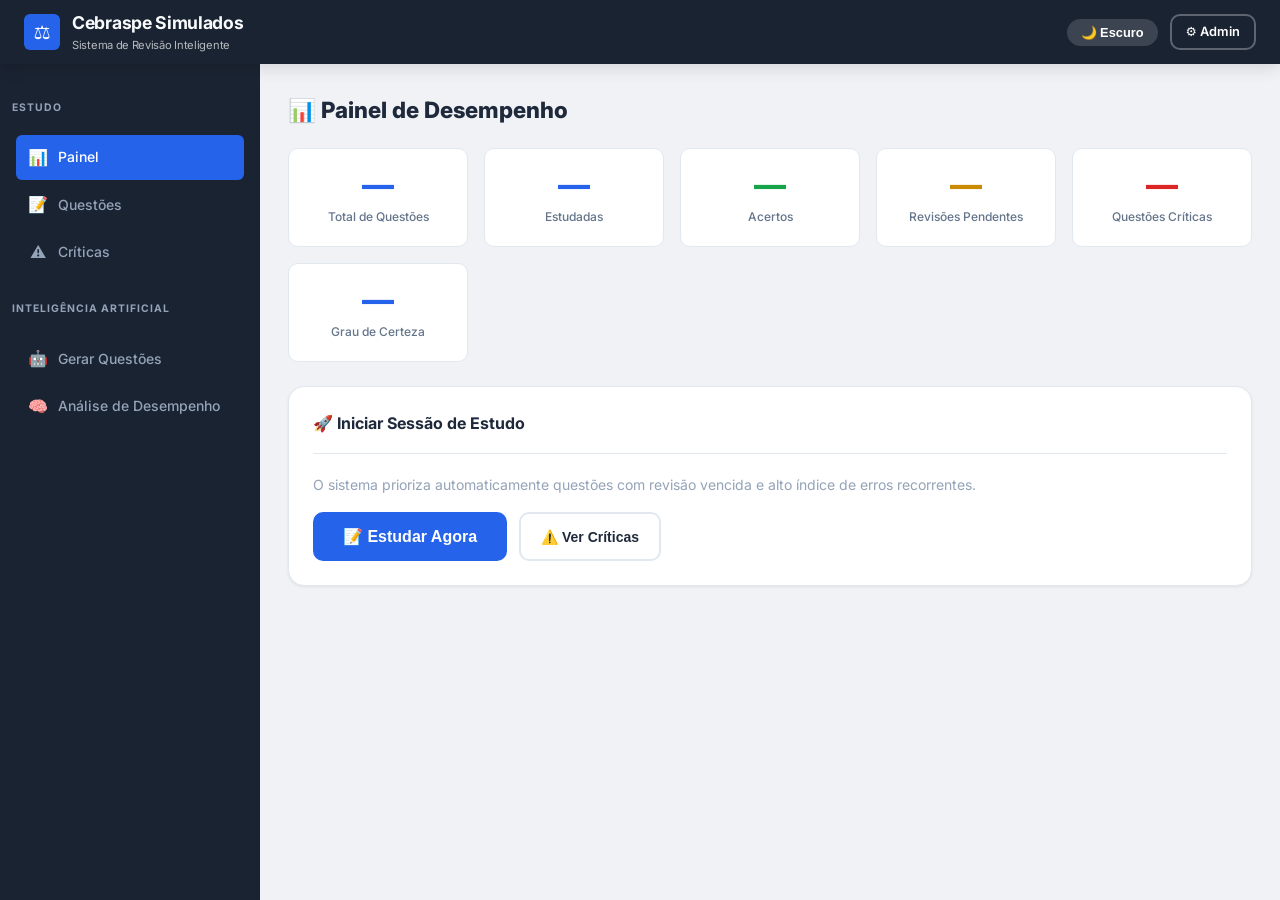
<file: src/main/resources/static/index.html>
<!DOCTYPE html>
<html lang="pt-BR" data-theme="light">

<head>
    <meta charset="UTF-8" />
    <meta name="viewport" content="width=device-width, initial-scale=1.0" />
    <title>Simulados Cebraspe — Estudo</title>
    <link rel="stylesheet" href="style.css" />
    <link rel="preconnect" href="https://fonts.googleapis.com" />
    <link href="https://fonts.googleapis.com/css2?family=Inter:wght@400;500;600;700;800&display=swap"
        rel="stylesheet" />
</head>

<body>
    <div class="app-layout">

        <!-- HEADER -->
        <header class="app-header">
            <div class="header-brand">
                <div class="logo">⚖️</div>
                <div>
                    <div>Cebraspe Simulados</div>
                    <div style="font-size:.7rem;font-weight:400;opacity:.7">Sistema de Revisão Inteligente</div>
                </div>
            </div>
            <div class="header-actions">
                <button class="theme-toggle" id="themeToggle">🌙 Escuro</button>
                <a href="admin.html" class="btn btn-outline btn-sm"
                    style="color:#fff;border-color:rgba(255,255,255,.3)">⚙️ Admin</a>
            </div>
        </header>

        <!-- SIDEBAR -->
        <nav class="sidebar">
            <div class="sidebar-label">Estudo</div>
            <div class="sidebar-section">
                <a class="nav-item active" data-section="painel" onclick="showSection('painel')">
                    <span class="icon">📊</span> Painel
                </a>
                <a class="nav-item" data-section="questoes" onclick="showSection('questoes')">
                    <span class="icon">📝</span> Questões
                </a>
                <a class="nav-item" data-section="criticas" onclick="showSection('criticas')">
                    <span class="icon">⚠️</span> Críticas
                    <span id="badge-criticas" class="badge badge-critico" style="margin-left:auto;display:none"></span>
                </a>
            </div>
            <div class="sidebar-label">Inteligência Artificial</div>
            <div class="sidebar-section">
                <a class="nav-item" data-section="ia-gerar" onclick="showSection('ia-gerar')">
                    <span class="icon">🤖</span> Gerar Questões
                </a>
                <a class="nav-item" data-section="ia-analise" onclick="showSection('ia-analise')">
                    <span class="icon">🧠</span> Análise de Desempenho
                </a>
            </div>
        </nav>

        <!-- MAIN -->
        <main class="main-content">

            <!-- ======== PAINEL ======== -->
            <section id="sec-painel" class="section active">
                <h2 style="font-size:1.4rem;font-weight:800;margin-bottom:20px">
                    📊 Painel de Desempenho
                </h2>
                <div class="stats-grid" id="statsGrid">
                    <div class="stat-card loading">
                        <div class="stat-value">—</div>
                        <div class="stat-label">Total de Questões</div>
                    </div>
                    <div class="stat-card loading">
                        <div class="stat-value">—</div>
                        <div class="stat-label">Estudadas</div>
                    </div>
                    <div class="stat-card loading success">
                        <div class="stat-value">—</div>
                        <div class="stat-label">Acertos</div>
                    </div>
                    <div class="stat-card loading warn">
                        <div class="stat-value">—</div>
                        <div class="stat-label">Revisões Pendentes</div>
                    </div>
                    <div class="stat-card loading danger">
                        <div class="stat-value">—</div>
                        <div class="stat-label">Questões Críticas</div>
                    </div>
                    <div class="stat-card loading">
                        <div class="stat-value">—</div>
                        <div class="stat-label">Grau de Certeza</div>
                    </div>
                </div>

                <div class="card">
                    <div class="card-header">
                        <span class="card-title">🚀 Iniciar Sessão de Estudo</span>
                    </div>
                    <p class="text-sm text-muted" style="margin-bottom:16px">
                        O sistema prioriza automaticamente questões com revisão vencida
                        e alto índice de erros recorrentes.
                    </p>
                    <div style="display:flex;gap:12px;flex-wrap:wrap">
                        <button class="btn btn-primary btn-lg" onclick="showSection('questoes')">
                            📝 Estudar Agora
                        </button>
                        <button class="btn btn-outline" onclick="showSection('criticas')">
                            ⚠️ Ver Críticas
                        </button>
                    </div>
                </div>
            </section>

            <!-- ======== QUESTÕES ======== -->
            <section id="sec-questoes" class="section">
                <h2 style="font-size:1.4rem;font-weight:800;margin-bottom:20px">
                    📝 Questões de Revisão
                </h2>

                <!-- Filtros + Toggle de modo -->
                <div class="filtros-bar" style="flex-direction:column;align-items:stretch;gap:12px">

                    <!-- Linha 1: assunto + tópico + limite -->
                    <div style="display:flex;gap:10px;flex-wrap:wrap;align-items:center">
                        <div style="display:flex;flex-direction:column;gap:4px;min-width:160px">
                            <label class="text-xs text-muted" style="font-weight:600">📚 Assunto</label>
                            <select id="filtroAssunto" class="input-field" onchange="onAssuntoChange()">
                                <option value="">Todos os assuntos</option>
                            </select>
                        </div>

                        <div style="display:flex;flex-direction:column;gap:4px;min-width:200px">
                            <label class="text-xs text-muted" style="font-weight:600">📌 Tópico</label>
                            <select id="filtroTopico" class="input-field" onchange="carregarQuestoes()">
                                <option value="">Todos os tópicos</option>
                            </select>
                        </div>

                        <div style="display:flex;flex-direction:column;gap:4px;min-width:80px">
                            <label class="text-xs text-muted" style="font-weight:600">Limite</label>
                            <select id="filtroLimite" class="input-field" onchange="carregarQuestoes()">
                                <option value="5">5</option>
                                <option value="10" selected>10</option>
                                <option value="20">20</option>
                                <option value="50">50</option>
                            </select>
                        </div>

                        <!-- Toggle de modo (Card / Lista) -->
                        <div style="display:flex;flex-direction:column;gap:4px;margin-left:auto">
                            <label class="text-xs text-muted" style="font-weight:600">Visualização</label>
                            <div style="display:flex;gap:4px;background:var(--bg-primary);
                  border-radius:var(--radius-md);padding:4px;
                  border:1px solid var(--border)">
                                <button id="btnModoCard" class="btn btn-ghost btn-sm active"
                                    onclick="aplicarModoVisualizacao('card')" title="Card único">
                                    🃏 Card
                                </button>
                                <button id="btnModoLista" class="btn btn-ghost btn-sm"
                                    onclick="aplicarModoVisualizacao('lista')" title="Lista completa">
                                    📋 Lista
                                </button>
                            </div>
                        </div>

                        <button class="btn btn-outline btn-sm" style="margin-top:18px" onclick="carregarQuestoes()"
                            title="Atualizar">
                            🔄
                        </button>
                    </div>

                    <!-- Linha 2: checkboxes de filtro rápido -->
                    <div style="display:flex;gap:20px;flex-wrap:wrap;align-items:center;
              padding-top:10px;border-top:1px solid var(--border)">

                        <label class="filtro-check-label">
                            <input type="checkbox" id="filtroVencidas" onchange="carregarQuestoes()" />
                            <span>⏰ Apenas revisões vencidas</span>
                        </label>

                        <label class="filtro-check-label">
                            <input type="checkbox" id="filtroBanco" onchange="carregarQuestoes()"
                                title="Busca no banco apenas questões sem tentativa" />
                            <span>🆕 Nunca respondidas (banco)</span>
                        </label>

                        <label class="filtro-check-label">
                            <input type="checkbox" id="filtroNaoRespondidos" onchange="onFiltroNaoRespondidosChange()"
                                title="Oculta questões já respondidas nesta rodada" />
                            <span>🎯 Não respondidas na rodada</span>
                        </label>
                    </div>

                    <!-- Linha 3: barra de progresso da rodada -->
                    <div id="contadorRodada" style="display:none;align-items:center;gap:12px;flex-wrap:wrap;
              padding-top:10px;border-top:1px solid var(--border)">
                        <!-- preenchido por atualizarContadorRodada() -->
                    </div>

                </div>

                <div id="questoesContainer">
                    <p class="text-muted" style="text-align:center;padding:40px">
                        Carregando questões...
                    </p>
                </div>
            </section>

            <!-- ======== CRÍTICAS ======== -->
            <section id="sec-criticas" class="section">
                <h2 style="font-size:1.4rem;font-weight:800;margin-bottom:20px">
                    ⚠️ Questões Críticas
                    <span class="badge badge-critico" style="vertical-align:middle;font-size:.8rem">
                        Alta recorrência de erros
                    </span>
                </h2>
                <p class="text-sm text-muted" style="margin-bottom:16px">
                    Questões com 2 ou mais erros recorrentes. Revise com atenção especial.
                </p>
                <div id="criticasContainer">
                    <p class="text-muted" style="text-align:center;padding:40px">Carregando...</p>
                </div>
            </section>

            <!-- ======== IA: GERAR ======== -->
            <section id="sec-ia-gerar" class="section">
                <h2 style="font-size:1.4rem;font-weight:800;margin-bottom:20px">
                    🤖 Gerar Questões com IA
                </h2>
                <div class="card">
                    <div class="card-header">
                        <span class="card-title">🧬 Gerador RAG</span>
                        <span class="badge badge-ia">Ollama + LLaMA</span>
                    </div>
                    <p class="text-sm text-muted" style="margin-bottom:16px">
                        A IA usa as questões do banco como contexto (RAG) para gerar
                        novas questões no estilo CEBRASPE.
                    </p>
                    <div style="display:grid;gap:12px;max-width:400px">
                        <div>
                            <label class="text-sm text-bold">Assunto</label>
                            <select id="iaAssunto" class="input-field" style="width:100%;margin-top:6px">
                                <option value="Direito Administrativo">Direito Administrativo</option>
                                <option value="Direito Constitucional">Direito Constitucional</option>
                                <option value="Direito Penal">Direito Penal</option>
                                <option value="Administração Pública">Administração Pública</option>
                            </select>
                        </div>
                        <div>
                            <label class="text-sm text-bold">Quantidade</label>
                            <input type="number" id="iaQtd" class="input-field" style="width:100%;margin-top:6px"
                                value="3" min="1" max="10" />
                        </div>
                        <button class="btn btn-primary" id="btnGerarIa" onclick="gerarQuestoesIa()">
                            🤖 Gerar com IA
                        </button>
                    </div>
                    <div id="iaResultado" style="display:none;margin-top:20px">
                        <div class="divider"></div>
                        <div class="card-title" style="margin-bottom:12px">Resultado:</div>
                        <pre id="iaTextoResultado" style="white-space:pre-wrap;font-family:var(--font);font-size:.875rem;
                      line-height:1.7;color:var(--text-primary)"></pre>
                    </div>
                </div>
            </section>

            <!-- ======== IA: ANÁLISE ======== -->
            <section id="sec-ia-analise" class="section">
                <h2 style="font-size:1.4rem;font-weight:800;margin-bottom:20px">
                    🧠 Análise de Desempenho com IA
                </h2>
                <div class="card">
                    <div class="card-header">
                        <span class="card-title">📈 Relatório Personalizado</span>
                    </div>
                    <div style="display:grid;gap:12px;max-width:400px;margin-bottom:16px">
                        <div>
                            <label class="text-sm text-bold">Assunto mais difícil</label>
                            <input type="text" id="assuntoFraco" class="input-field" style="width:100%;margin-top:6px"
                                placeholder="Ex: Direito Administrativo" />
                        </div>
                        <button class="btn btn-primary" onclick="analisarDesempenho()">
                            🔍 Analisar Desempenho
                        </button>
                    </div>
                    <div id="analiseResultado" style="display:none">
                        <div class="divider"></div>
                        <pre id="analiseTexto" style="white-space:pre-wrap;font-family:var(--font);font-size:.875rem;
                      line-height:1.7;color:var(--text-primary)"></pre>
                    </div>
                </div>
            </section>

        </main>
    </div>

    <!-- Toast -->
    <div class="toast-container" id="toastContainer"></div>

    <script src="app.js"></script>
</body>

</html>
</file>
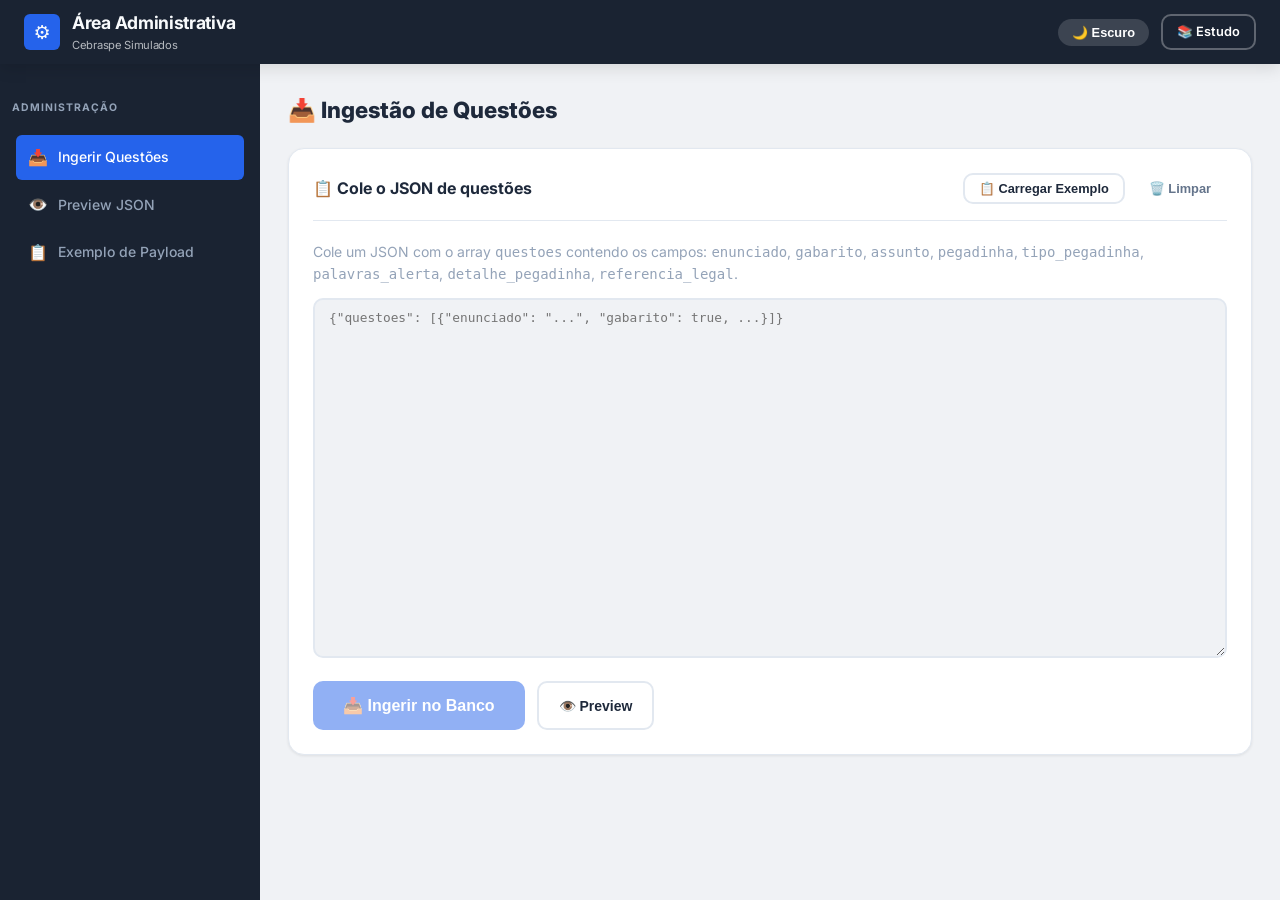
<file: src/main/resources/static/admin.html>
<!DOCTYPE html>
<html lang="pt-BR" data-theme="light">

<head>
    <meta charset="UTF-8" />
    <meta name="viewport" content="width=device-width, initial-scale=1.0" />
    <title>Admin — Cebraspe Simulados</title>
    <link rel="stylesheet" href="style.css" />
    <link href="https://fonts.googleapis.com/css2?family=Inter:wght@400;500;600;700;800&display=swap"
        rel="stylesheet" />
</head>

<body>
    <div class="app-layout">

        <header class="app-header">
            <div class="header-brand">
                <div class="logo">⚙️</div>
                <div>
                    <div>Área Administrativa</div>
                    <div style="font-size:.7rem;font-weight:400;opacity:.7">Cebraspe Simulados</div>
                </div>
            </div>
            <div class="header-actions">
                <button class="theme-toggle" id="themeToggle">🌙 Escuro</button>
                <a href="index.html" class="btn btn-outline btn-sm"
                    style="color:#fff;border-color:rgba(255,255,255,.3)">📚 Estudo</a>
            </div>
        </header>

        <nav class="sidebar">
            <div class="sidebar-label">Administração</div>
            <div class="sidebar-section">
                <a class="nav-item active" data-section="ingestao" onclick="adminShowSection('ingestao')">
                    <span class="icon">📥</span> Ingerir Questões
                </a>
                <a class="nav-item" data-section="preview" onclick="adminShowSection('preview')">
                    <span class="icon">👁️</span> Preview JSON
                </a>
                <a class="nav-item" data-section="exemplo" onclick="adminShowSection('exemplo')">
                    <span class="icon">📋</span> Exemplo de Payload
                </a>
            </div>
        </nav>

        <main class="main-content">

            <!-- ======== INGESTÃO ======== -->
            <section id="sec-ingestao" class="section active">
                <h2 style="font-size:1.4rem;font-weight:800;margin-bottom:20px">
                    📥 Ingestão de Questões
                </h2>

                <div class="card">
                    <div class="card-header">
                        <span class="card-title">📋 Cole o JSON de questões</span>
                        <div style="display:flex;gap:8px">
                            <button class="btn btn-outline btn-sm" onclick="carregarExemplo()">
                                📋 Carregar Exemplo
                            </button>
                            <button class="btn btn-ghost btn-sm" onclick="limparJson()">
                                🗑️ Limpar
                            </button>
                        </div>
                    </div>

                    <p class="text-sm text-muted" style="margin-bottom:12px">
                        Cole um JSON com o array <code>questoes</code> contendo os campos:
                        <code>enunciado</code>, <code>gabarito</code>, <code>assunto</code>,
                        <code>pegadinha</code>, <code>tipo_pegadinha</code>,
                        <code>palavras_alerta</code>, <code>detalhe_pegadinha</code>,
                        <code>referencia_legal</code>.
                    </p>

                    <textarea id="jsonInput" class="input-field" style="width:100%;min-height:360px;font-family:monospace;font-size:.8rem;
                 resize:vertical;line-height:1.5"
                        placeholder='{"questoes": [{"enunciado": "...", "gabarito": true, ...}]}'
                        oninput="validarJson()"></textarea>

                    <div id="jsonValidacao" style="margin-top:8px;font-size:.8rem"></div>

                    <div style="display:flex;gap:12px;margin-top:16px;flex-wrap:wrap">
                        <button class="btn btn-primary btn-lg" id="btnIngerir" onclick="ingerirQuestoes()" disabled>
                            📥 Ingerir no Banco
                        </button>
                        <button class="btn btn-outline" onclick="adminShowSection('preview')">
                            👁️ Preview
                        </button>
                    </div>
                </div>

                <!-- Resultado -->
                <div id="resultadoIngestao" style="display:none;margin-top:20px">
                    <div class="card" id="cardResultado">
                    </div>
                </div>
            </section>

            <!-- ======== PREVIEW ======== -->
            <section id="sec-preview" class="section">
                <h2 style="font-size:1.4rem;font-weight:800;margin-bottom:20px">
                    👁️ Preview das Questões
                </h2>
                <div id="previewContainer">
                    <p class="text-muted" style="text-align:center;padding:40px">
                        Cole um JSON na aba "Ingerir Questões" para visualizar.
                    </p>
                </div>
            </section>

            <!-- ======== EXEMPLO ======== -->
            <section id="sec-exemplo" class="section">
                <h2 style="font-size:1.4rem;font-weight:800;margin-bottom:20px">
                    📋 Exemplo de Payload
                </h2>
                <div class="card">
                    <div class="card-header">
                        <span class="card-title">Estrutura do JSON de Ingestão</span>
                        <button class="btn btn-outline btn-sm" onclick="copiarExemplo()">
                            📋 Copiar
                        </button>
                    </div>
                    <pre id="exemploJson" style="background:var(--bg-primary);border-radius:var(--radius-md);
                    padding:16px;overflow-x:auto;font-size:.8rem;line-height:1.6;
                    color:var(--text-primary)"></pre>
                </div>
            </section>

        </main>
    </div>

    <div class="toast-container" id="toastContainer"></div>
    <script src="admin.js"></script>
</body>

</html>
</file>
<file: src/main/resources/static/style.css>
/* ================================================================
   CEBRASPE SIMULADOS — Design System
   Suporte a Tema Claro e Escuro
   ================================================================ */

:root {
    /* Paleta Base — Tema Claro */
    --bg-primary: #f0f2f5;
    --bg-card: #ffffff;
    --bg-sidebar: #1a2332;
    --bg-header: #1a2332;

    --text-primary: #1e293b;
    --text-secondary: #64748b;
    --text-inverse: #f8fafc;
    --text-muted: #94a3b8;

    --accent-blue: #2563eb;
    --accent-green: #16a34a;
    --accent-red: #dc2626;
    --accent-yellow: #ca8a04;
    --accent-purple: #7c3aed;
    --accent-orange: #ea580c;

    --border: #e2e8f0;
    --border-focus: #2563eb;
    --shadow-sm: 0 1px 3px rgba(0, 0, 0, .08);
    --shadow-md: 0 4px 16px rgba(0, 0, 0, .12);
    --shadow-lg: 0 8px 32px rgba(0, 0, 0, .16);

    --radius-sm: 6px;
    --radius-md: 10px;
    --radius-lg: 16px;
    --radius-xl: 24px;

    --transition: .2s ease;
    --font: 'Inter', system-ui, -apple-system, sans-serif;
}

[data-theme="dark"] {
    --bg-primary: #0f172a;
    --bg-card: #1e293b;
    --bg-sidebar: #0f172a;
    --bg-header: #0f172a;

    --text-primary: #f1f5f9;
    --text-secondary: #94a3b8;
    --text-inverse: #f8fafc;
    --text-muted: #64748b;

    --border: #334155;
    --shadow-sm: 0 1px 3px rgba(0, 0, 0, .3);
    --shadow-md: 0 4px 16px rgba(0, 0, 0, .4);
    --shadow-lg: 0 8px 32px rgba(0, 0, 0, .5);
}

/* Reset & Base */
*,
*::before,
*::after {
    box-sizing: border-box;
    margin: 0;
    padding: 0;
}

html {
    scroll-behavior: smooth;
}

body {
    font-family: var(--font);
    background: var(--bg-primary);
    color: var(--text-primary);
    min-height: 100vh;
    transition: background var(--transition), color var(--transition);
    line-height: 1.6;
}

/* Layout Principal */
.app-layout {
    display: grid;
    grid-template-columns: 260px 1fr;
    grid-template-rows: auto 1fr;
    min-height: 100vh;
}

/* Header */
.app-header {
    grid-column: 1 / -1;
    background: var(--bg-header);
    color: var(--text-inverse);
    padding: 0 24px;
    height: 64px;
    display: flex;
    align-items: center;
    justify-content: space-between;
    box-shadow: var(--shadow-md);
    position: sticky;
    top: 0;
    z-index: 100;
}

.header-brand {
    display: flex;
    align-items: center;
    gap: 12px;
    font-weight: 700;
    font-size: 1.1rem;
    letter-spacing: -.3px;
}

.header-brand .logo {
    width: 36px;
    height: 36px;
    background: var(--accent-blue);
    border-radius: var(--radius-sm);
    display: flex;
    align-items: center;
    justify-content: center;
    font-size: 1.2rem;
}

.header-actions {
    display: flex;
    align-items: center;
    gap: 12px;
}

/* Sidebar */
.sidebar {
    background: var(--bg-sidebar);
    padding: 20px 0;
    overflow-y: auto;
    position: sticky;
    top: 64px;
    height: calc(100vh - 64px);
}

.sidebar-section {
    padding: 8px 16px;
    margin-bottom: 4px;
}

.sidebar-label {
    font-size: .65rem;
    font-weight: 700;
    text-transform: uppercase;
    letter-spacing: 1px;
    color: var(--text-muted);
    padding: 0 12px;
    margin: 16px 0 8px;
}

.nav-item {
    display: flex;
    align-items: center;
    gap: 10px;
    padding: 10px 12px;
    border-radius: var(--radius-sm);
    cursor: pointer;
    color: #94a3b8;
    font-size: .875rem;
    font-weight: 500;
    transition: all var(--transition);
    text-decoration: none;
    margin: 2px 0;
}

.nav-item:hover {
    background: rgba(255, 255, 255, .08);
    color: #fff;
}

.nav-item.active {
    background: var(--accent-blue);
    color: #fff;
}

.nav-item .icon {
    font-size: 1rem;
    width: 20px;
    text-align: center;
}

/* Main Content */
.main-content {
    padding: 28px;
    overflow-y: auto;
}

/* Cards */
.card {
    background: var(--bg-card);
    border-radius: var(--radius-lg);
    padding: 24px;
    box-shadow: var(--shadow-sm);
    border: 1px solid var(--border);
    transition: box-shadow var(--transition);
}

.card:hover {
    box-shadow: var(--shadow-md);
}

.card-header {
    display: flex;
    align-items: center;
    justify-content: space-between;
    margin-bottom: 20px;
    padding-bottom: 16px;
    border-bottom: 1px solid var(--border);
}

.card-title {
    font-size: 1rem;
    font-weight: 700;
    color: var(--text-primary);
    display: flex;
    align-items: center;
    gap: 8px;
}

/* Stats Grid */
.stats-grid {
    display: grid;
    grid-template-columns: repeat(auto-fit, minmax(160px, 1fr));
    gap: 16px;
    margin-bottom: 24px;
}

.stat-card {
    background: var(--bg-card);
    border: 1px solid var(--border);
    border-radius: var(--radius-md);
    padding: 20px;
    text-align: center;
    transition: all var(--transition);
}

.stat-card:hover {
    transform: translateY(-2px);
    box-shadow: var(--shadow-md);
}

.stat-value {
    font-size: 2rem;
    font-weight: 800;
    color: var(--accent-blue);
    line-height: 1;
}

.stat-label {
    font-size: .75rem;
    color: var(--text-secondary);
    margin-top: 6px;
    font-weight: 500;
}

.stat-card.danger .stat-value {
    color: var(--accent-red);
}

.stat-card.success .stat-value {
    color: var(--accent-green);
}

.stat-card.warn .stat-value {
    color: var(--accent-yellow);
}

/* Questão Card */
.questao-card {
    background: var(--bg-card);
    border: 2px solid var(--border);
    border-radius: var(--radius-lg);
    padding: 28px;
    margin-bottom: 20px;
    position: relative;
    transition: all var(--transition);
}

.questao-card.respondida-certo {
    border-color: var(--accent-green);
}

.questao-card.respondida-errado {
    border-color: var(--accent-red);
}

.questao-header {
    display: flex;
    align-items: flex-start;
    justify-content: space-between;
    gap: 16px;
    margin-bottom: 16px;
}

.questao-meta {
    display: flex;
    gap: 8px;
    flex-wrap: wrap;
    margin-bottom: 12px;
}

.badge {
    display: inline-flex;
    align-items: center;
    gap: 4px;
    padding: 3px 10px;
    border-radius: 20px;
    font-size: .7rem;
    font-weight: 600;
    letter-spacing: .3px;
}

.badge-assunto {
    background: #dbeafe;
    color: #1e40af;
}

.badge-alerta {
    background: #fef3c7;
    color: #92400e;
}

.badge-critico {
    background: #fee2e2;
    color: #991b1b;
}

.badge-ia {
    background: #f3e8ff;
    color: #6b21a8;
}

[data-theme="dark"] .badge-assunto {
    background: #1e3a5f;
    color: #93c5fd;
}

[data-theme="dark"] .badge-alerta {
    background: #451a03;
    color: #fcd34d;
}

[data-theme="dark"] .badge-critico {
    background: #450a0a;
    color: #fca5a5;
}

[data-theme="dark"] .badge-ia {
    background: #2e1065;
    color: #c4b5fd;
}

.questao-enunciado {
    font-size: 1rem;
    line-height: 1.75;
    color: var(--text-primary);
    margin-bottom: 20px;
    padding: 16px;
    background: var(--bg-primary);
    border-radius: var(--radius-md);
    border-left: 4px solid var(--accent-blue);
}

/* Destaque de palavras-alerta */
.palavra-alerta {
    background: #fef08a;
    color: #713f12;
    padding: 1px 4px;
    border-radius: 3px;
    font-weight: 700;
    border-bottom: 2px solid #ca8a04;
}

[data-theme="dark"] .palavra-alerta {
    background: #451a03;
    color: #fcd34d;
    border-bottom-color: #92400e;
}

/* Botões de Resposta */
.resposta-btns {
    display: flex;
    gap: 12px;
    margin-bottom: 16px;
}

.btn {
    display: inline-flex;
    align-items: center;
    gap: 8px;
    padding: 10px 20px;
    border-radius: var(--radius-md);
    font-weight: 600;
    font-size: .875rem;
    cursor: pointer;
    border: 2px solid transparent;
    transition: all var(--transition);
    text-decoration: none;
    white-space: nowrap;
}

.btn:disabled {
    opacity: .5;
    cursor: not-allowed;
}

.btn-primary {
    background: var(--accent-blue);
    color: #fff;
}

.btn-primary:hover:not(:disabled) {
    background: #1d4ed8;
    transform: translateY(-1px);
}

.btn-success {
    background: var(--accent-green);
    color: #fff;
}

.btn-success:hover:not(:disabled) {
    background: #15803d;
    transform: translateY(-1px);
}

.btn-danger {
    background: var(--accent-red);
    color: #fff;
}

.btn-danger:hover:not(:disabled) {
    background: #b91c1c;
    transform: translateY(-1px);
}

.btn-outline {
    background: transparent;
    border-color: var(--border);
    color: var(--text-primary);
}

.btn-outline:hover:not(:disabled) {
    border-color: var(--accent-blue);
    color: var(--accent-blue);
}

.btn-ghost {
    background: transparent;
    color: var(--text-secondary);
}

.btn-ghost:hover:not(:disabled) {
    background: var(--bg-primary);
    color: var(--text-primary);
}

.btn-sm {
    padding: 6px 14px;
    font-size: .8rem;
}

.btn-lg {
    padding: 13px 28px;
    font-size: 1rem;
}

/* Feedback de Resposta */
.feedback-box {
    display: none;
    padding: 20px;
    border-radius: var(--radius-md);
    margin-top: 16px;
    animation: slideDown .3s ease;
}

.feedback-box.visible {
    display: block;
}

.feedback-box.certo {
    background: #f0fdf4;
    border: 1px solid #bbf7d0;
    border-left: 4px solid var(--accent-green);
}

.feedback-box.errado {
    background: #fff1f2;
    border: 1px solid #fecdd3;
    border-left: 4px solid var(--accent-red);
}

[data-theme="dark"] .feedback-box.certo {
    background: #052e16;
    border-color: #166534;
}

[data-theme="dark"] .feedback-box.errado {
    background: #300;
    border-color: #991b1b;
}

.feedback-title {
    font-size: 1.1rem;
    font-weight: 800;
    margin-bottom: 8px;
}

.feedback-box.certo .feedback-title {
    color: var(--accent-green);
}

.feedback-box.errado .feedback-title {
    color: var(--accent-red);
}

.feedback-section {
    margin-top: 12px;
    padding-top: 12px;
    border-top: 1px solid rgba(0, 0, 0, .08);
}

.feedback-section-label {
    font-size: .7rem;
    text-transform: uppercase;
    font-weight: 700;
    letter-spacing: 1px;
    color: var(--text-muted);
    margin-bottom: 4px;
}

/* Mnemonico */
.mnemonico-box {
    background: var(--bg-primary);
    border: 2px dashed var(--accent-purple);
    border-radius: var(--radius-md);
    padding: 14px;
    margin-top: 12px;
}

.mnemonico-box textarea {
    width: 100%;
    background: transparent;
    border: none;
    resize: vertical;
    min-height: 60px;
    font-family: var(--font);
    font-size: .875rem;
    color: var(--text-primary);
    outline: none;
}

/* Filtros */
.filtros-bar {
    display: flex;
    gap: 12px;
    align-items: center;
    flex-wrap: wrap;
    padding: 16px 20px;
    background: var(--bg-card);
    border-radius: var(--radius-md);
    border: 1px solid var(--border);
    margin-bottom: 20px;
}

.input-field {
    padding: 8px 14px;
    border: 2px solid var(--border);
    border-radius: var(--radius-md);
    background: var(--bg-primary);
    color: var(--text-primary);
    font-family: var(--font);
    font-size: .875rem;
    transition: border-color var(--transition);
    outline: none;
}

.input-field:focus {
    border-color: var(--border-focus);
}

select.input-field {
    cursor: pointer;
}

/* Grau de Certeza */
.grau-certeza {
    display: flex;
    gap: 8px;
    align-items: center;
    flex-wrap: wrap;
    margin-bottom: 16px;
}

.grau-btn {
    padding: 5px 12px;
    border-radius: 20px;
    border: 2px solid var(--border);
    background: transparent;
    cursor: pointer;
    font-size: .75rem;
    font-weight: 600;
    transition: all var(--transition);
    color: var(--text-secondary);
}

.grau-btn.selected {
    border-color: var(--accent-blue);
    background: var(--accent-blue);
    color: #fff;
}

/* Progress Bar */
.progress-bar {
    height: 8px;
    background: var(--border);
    border-radius: 4px;
    overflow: hidden;
}

.progress-fill {
    height: 100%;
    border-radius: 4px;
    background: var(--accent-blue);
    transition: width .5s ease;
}

/* Animações */
@keyframes slideDown {
    from {
        opacity: 0;
        transform: translateY(-8px);
    }

    to {
        opacity: 1;
        transform: translateY(0);
    }
}

@keyframes pulse {

    0%,
    100% {
        opacity: 1;
    }

    50% {
        opacity: .5;
    }
}

.loading {
    animation: pulse 1.4s infinite;
}

/* Toast */
.toast-container {
    position: fixed;
    bottom: 24px;
    right: 24px;
    z-index: 9999;
    display: flex;
    flex-direction: column;
    gap: 8px;
}

.toast {
    background: var(--bg-card);
    border: 1px solid var(--border);
    border-radius: var(--radius-md);
    padding: 12px 18px;
    box-shadow: var(--shadow-lg);
    font-size: .875rem;
    min-width: 200px;
    animation: slideDown .3s ease;
    color: var(--text-primary);
}

.toast.success {
    border-left: 4px solid var(--accent-green);
}

.toast.error {
    border-left: 4px solid var(--accent-red);
}

.toast.info {
    border-left: 4px solid var(--accent-blue);
}

/* Toggle Theme */
.theme-toggle {
    background: rgba(255, 255, 255, .15);
    border: none;
    border-radius: 20px;
    padding: 6px 14px;
    cursor: pointer;
    color: #fff;
    font-size: .8rem;
    font-weight: 600;
    display: flex;
    align-items: center;
    gap: 6px;
    transition: background var(--transition);
}

.theme-toggle:hover {
    background: rgba(255, 255, 255, .25);
}

/* Seções */
.section {
    display: none;
}

.section.active {
    display: block;
}

/* Divisor */
.divider {
    height: 1px;
    background: var(--border);
    margin: 20px 0;
}

/* Texto auxiliar */
.text-sm {
    font-size: .875rem;
}

.text-xs {
    font-size: .75rem;
}

.text-muted {
    color: var(--text-muted);
}

.text-success {
    color: var(--accent-green);
}

.text-danger {
    color: var(--accent-red);
}

.text-warn {
    color: var(--accent-yellow);
}

.text-bold {
    font-weight: 700;
}

/* Flex utils */
.flex {
    display: flex;
}

.items-center {
    align-items: center;
}

.gap-2 {
    gap: 8px;
}

.gap-3 {
    gap: 12px;
}

.mt-2 {
    margin-top: 8px;
}

.mt-3 {
    margin-top: 12px;
}

.mb-3 {
    margin-bottom: 12px;
}

/* Responsivo */
@media (max-width: 768px) {
    .app-layout {
        grid-template-columns: 1fr;
    }

    .sidebar {
        display: none;
        position: fixed;
        top: 64px;
        left: 0;
        right: 0;
        height: auto;
        z-index: 50;
    }

    .sidebar.open {
        display: block;
    }

    .main-content {
        padding: 16px;
    }

    .stats-grid {
        grid-template-columns: repeat(2, 1fr);
    }
}


/* Badge de tópico */
.badge-topico {
    background: #ede9fe;
    color: #4c1d95;
}

[data-theme="dark"] .badge-topico {
    background: #2e1065;
    color: #c4b5fd;
}

/* Card já respondido na rodada (sutil) */
.questao-card.ja-respondida {
    opacity: .75;
    border-color: var(--border);
}

.questao-card.ja-respondida:hover {
    opacity: 1;
}

/* Labels dos checkboxes de filtro */
.filtro-check-label {
    display: flex;
    align-items: center;
    gap: 8px;
    cursor: pointer;
    font-size: .85rem;
    font-weight: 500;
    color: var(--text-secondary);
    user-select: none;
}

.filtro-check-label input[type="checkbox"] {
    width: 16px;
    height: 16px;
    cursor: pointer;
    accent-color: var(--accent-blue);
}

.filtro-check-label:hover {
    color: var(--text-primary);
}

/* Select de tópico desabilitado */
select:disabled {
    opacity: .45;
    cursor: not-allowed;
}


/* ── Info boxes: detalhe pegadinha + comentário professor ── */
.info-box {
    border-radius: var(--radius-md);
    padding: 12px 14px;
    border-left: 4px solid transparent;
}

.info-box-label {
    font-size: .68rem;
    font-weight: 700;
    text-transform: uppercase;
    letter-spacing: .8px;
    margin-bottom: 6px;
}

/* Pegadinha */
.info-box-alerta {
    background: #fffbeb;
    border-left-color: var(--accent-yellow);
}

.info-box-alerta .info-box-label {
    color: var(--accent-yellow);
}

[data-theme="dark"] .info-box-alerta {
    background: #1c1400;
    border-left-color: #ca8a04;
}

/* Comentário do professor */
.info-box-professor {
    background: #f0f9ff;
    border-left-color: var(--accent-blue);
}

.info-box-professor .info-box-label {
    color: var(--accent-blue);
}

[data-theme="dark"] .info-box-professor {
    background: #0c1a2e;
    border-left-color: #3b82f6;
}
</file>
